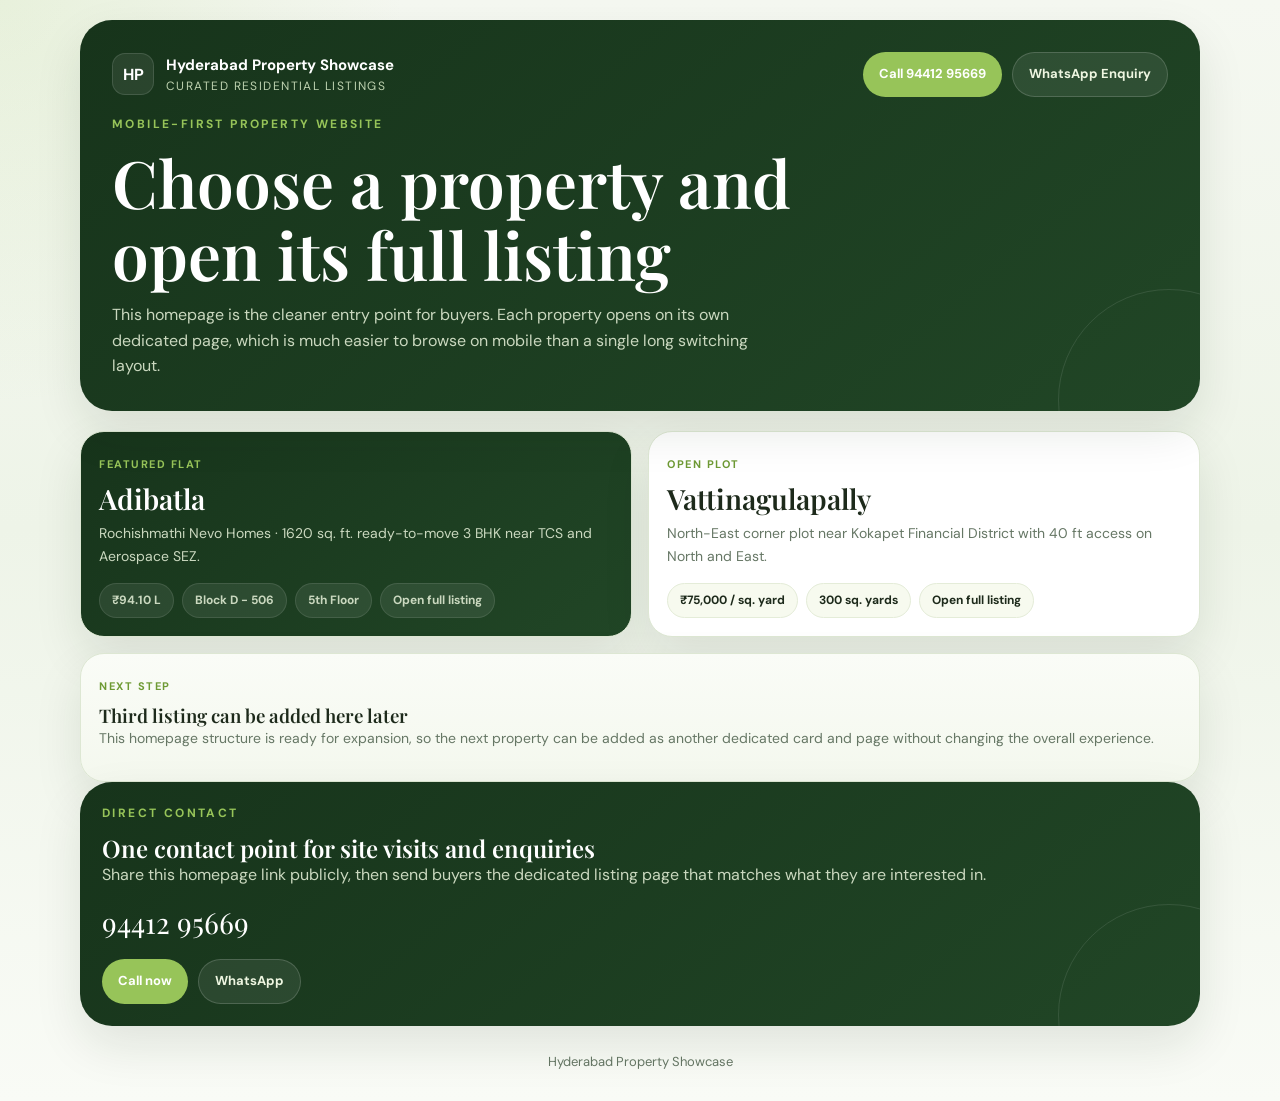
<file: index.html>
<!DOCTYPE html>
<html lang="en">
<head>
  <meta charset="UTF-8">
  <meta name="viewport" content="width=device-width, initial-scale=1.0">
  <title>Hyderabad Property Showcase</title>
  <link rel="stylesheet" href="assets/site.css">
</head>
<body>
  <div class="site">
    <header class="hero">
      <div class="hero-top">
        <div class="brand">
          <div class="brand-mark">HP</div>
          <div class="brand-copy">
            <strong>Hyderabad Property Showcase</strong>
            <span>Curated Residential Listings</span>
          </div>
        </div>
        <div class="hero-actions">
          <a class="btn" href="tel:+919441295669">Call 94412 95669</a>
          <a class="btn-ghost" href="https://wa.me/919441295669" target="_blank" rel="noreferrer">WhatsApp Enquiry</a>
        </div>
      </div>

      <div class="eyebrow">Mobile-First Property Website</div>
      <h1>Choose a property and open its full listing</h1>
      <p>This homepage is the cleaner entry point for buyers. Each property opens on its own dedicated page, which is much easier to browse on mobile than a single long switching layout.</p>
    </header>

    <section class="property-grid">
      <a class="listing-card featured" href="adibatla.html">
        <span class="card-tag">Featured Flat</span>
        <h2>Adibatla</h2>
        <p class="card-sub">Rochishmathi Nevo Homes · 1620 sq. ft. ready-to-move 3 BHK near TCS and Aerospace SEZ.</p>
        <div class="card-meta">
          <span>₹94.10 L</span>
          <span>Block D - 506</span>
          <span>5th Floor</span>
          <span>Open full listing</span>
        </div>
      </a>

      <a class="listing-card" href="vattinagulapally.html">
        <span class="card-tag">Open Plot</span>
        <h2>Vattinagulapally</h2>
        <p class="card-sub">North-East corner plot near Kokapet Financial District with 40 ft access on North and East.</p>
        <div class="card-meta">
          <span>₹75,000 / sq. yard</span>
          <span>300 sq. yards</span>
          <span>Open full listing</span>
        </div>
      </a>

      <article class="coming-card">
        <span class="card-tag">Next Step</span>
        <h3>Third listing can be added here later</h3>
        <p class="card-sub">This homepage structure is ready for expansion, so the next property can be added as another dedicated card and page without changing the overall experience.</p>
      </article>
    </section>

    <section class="contact-card">
      <div class="eyebrow">Direct Contact</div>
      <h2>One contact point for site visits and enquiries</h2>
      <p>Share this homepage link publicly, then send buyers the dedicated listing page that matches what they are interested in.</p>
      <span class="number">94412 95669</span>
      <div class="inline-actions">
        <a class="btn" href="tel:+919441295669">Call now</a>
        <a class="btn-ghost" href="https://wa.me/919441295669" target="_blank" rel="noreferrer">WhatsApp</a>
      </div>
    </section>

    <footer>Hyderabad Property Showcase</footer>
  </div>
</body>
</html>
</file>
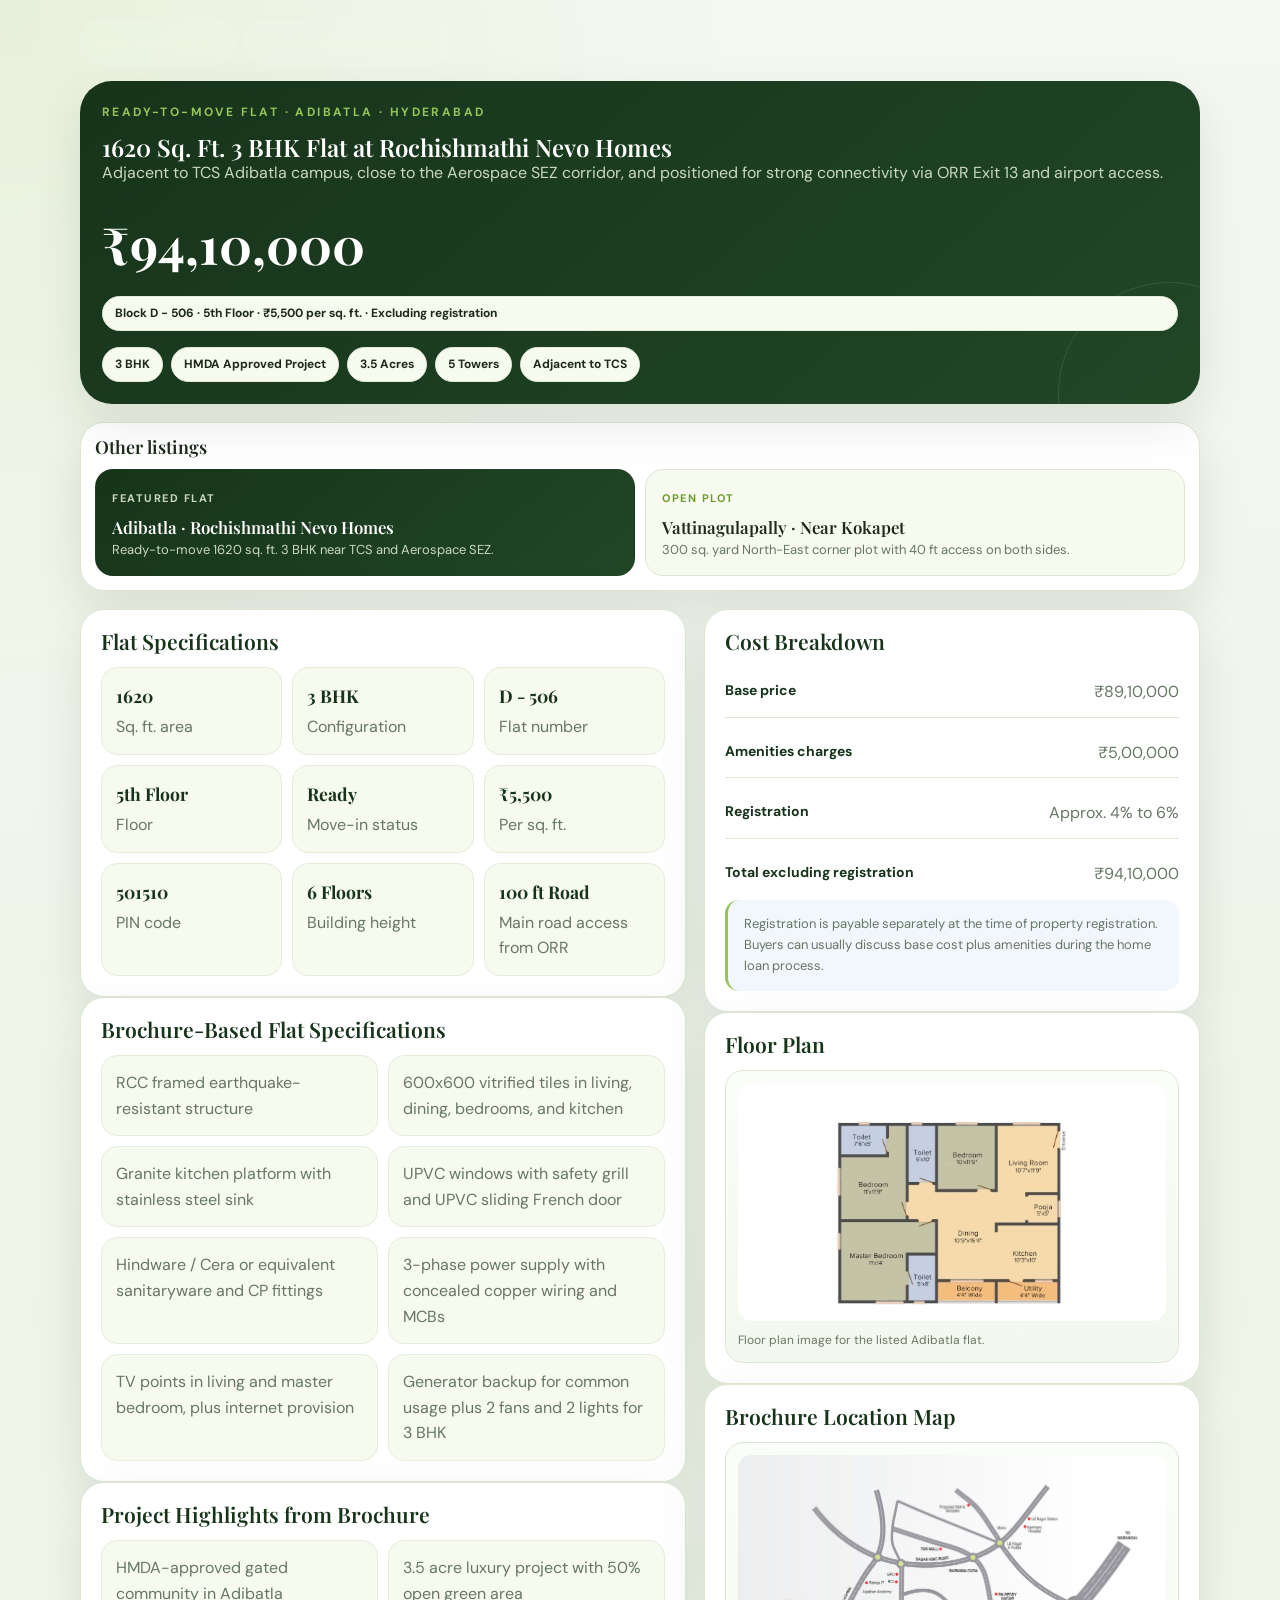
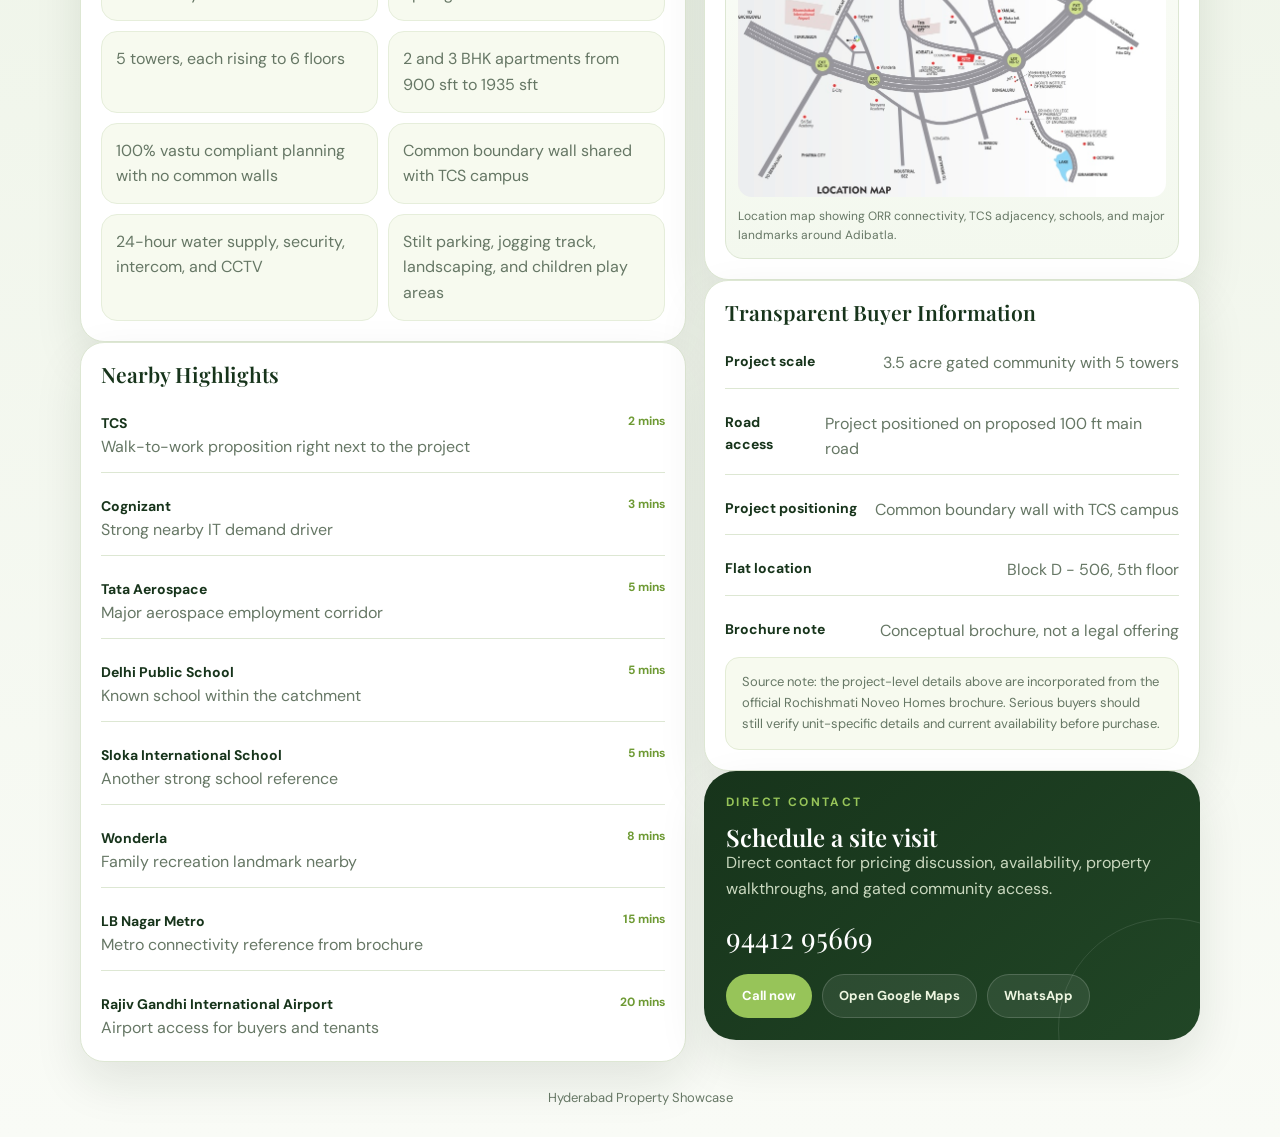
<file: adibatla.html>
<!DOCTYPE html>
<html lang="en">
<head>
  <meta charset="UTF-8">
  <meta name="viewport" content="width=device-width, initial-scale=1.0">
  <title>Adibatla Flat | Hyderabad Property Showcase</title>
  <link rel="stylesheet" href="assets/site.css">
</head>
<body>
  <div class="site">
    <div class="top-links">
      <a class="btn-ghost" href="index.html">Back to homepage</a>
      <a class="btn-ghost" href="vattinagulapally.html">View Vattinagulapally plot</a>
    </div>

    <section class="property-hero">
      <div class="eyebrow">Ready-to-Move Flat · Adibatla · Hyderabad</div>
      <h1>1620 Sq. Ft. 3 BHK Flat at Rochishmathi Nevo Homes</h1>
      <p>Adjacent to TCS Adibatla campus, close to the Aerospace SEZ corridor, and positioned for strong connectivity via ORR Exit 13 and airport access.</p>
      <div class="price-line">
        <strong>₹94,10,000</strong>
        <span class="chip">Block D - 506 · 5th Floor · ₹5,500 per sq. ft. · Excluding registration</span>
      </div>
      <div class="card-meta">
        <span>3 BHK</span>
        <span>HMDA Approved Project</span>
        <span>3.5 Acres</span>
        <span>5 Towers</span>
        <span>Adjacent to TCS</span>
      </div>
    </section>

    <nav class="switcher">
      <h3>Other listings</h3>
      <div class="switcher-grid">
        <a class="switch-link active" href="adibatla.html">
          <span class="card-tag">Featured Flat</span>
          <h3>Adibatla · Rochishmathi Nevo Homes</h3>
          <p>Ready-to-move 1620 sq. ft. 3 BHK near TCS and Aerospace SEZ.</p>
        </a>
        <a class="switch-link" href="vattinagulapally.html">
          <span class="card-tag">Open Plot</span>
          <h3>Vattinagulapally · Near Kokapet</h3>
          <p>300 sq. yard North-East corner plot with 40 ft access on both sides.</p>
        </a>
      </div>
    </nav>

    <section class="property-content">
      <div>
        <article class="panel">
          <h3>Flat Specifications</h3>
          <div class="stats-grid">
            <div class="stat"><strong>1620</strong><span>Sq. ft. area</span></div>
            <div class="stat"><strong>3 BHK</strong><span>Configuration</span></div>
            <div class="stat"><strong>D - 506</strong><span>Flat number</span></div>
            <div class="stat"><strong>5th Floor</strong><span>Floor</span></div>
            <div class="stat"><strong>Ready</strong><span>Move-in status</span></div>
            <div class="stat"><strong>₹5,500</strong><span>Per sq. ft.</span></div>
            <div class="stat"><strong>501510</strong><span>PIN code</span></div>
            <div class="stat"><strong>6 Floors</strong><span>Building height</span></div>
            <div class="stat"><strong>100 ft Road</strong><span>Main road access from ORR</span></div>
          </div>
        </article>

        <article class="panel">
          <h3>Brochure-Based Flat Specifications</h3>
          <div class="check-grid">
            <div class="check-item">RCC framed earthquake-resistant structure</div>
            <div class="check-item">600x600 vitrified tiles in living, dining, bedrooms, and kitchen</div>
            <div class="check-item">Granite kitchen platform with stainless steel sink</div>
            <div class="check-item">UPVC windows with safety grill and UPVC sliding French door</div>
            <div class="check-item">Hindware / Cera or equivalent sanitaryware and CP fittings</div>
            <div class="check-item">3-phase power supply with concealed copper wiring and MCBs</div>
            <div class="check-item">TV points in living and master bedroom, plus internet provision</div>
            <div class="check-item">Generator backup for common usage plus 2 fans and 2 lights for 3 BHK</div>
          </div>
        </article>

        <article class="panel">
          <h3>Project Highlights from Brochure</h3>
          <div class="check-grid">
            <div class="check-item">HMDA-approved gated community in Adibatla</div>
            <div class="check-item">3.5 acre luxury project with 50% open green area</div>
            <div class="check-item">5 towers, each rising to 6 floors</div>
            <div class="check-item">2 and 3 BHK apartments from 900 sft to 1935 sft</div>
            <div class="check-item">100% vastu compliant planning with no common walls</div>
            <div class="check-item">Common boundary wall shared with TCS campus</div>
            <div class="check-item">24-hour water supply, security, intercom, and CCTV</div>
            <div class="check-item">Stilt parking, jogging track, landscaping, and children play areas</div>
          </div>
        </article>

        <article class="panel">
          <h3>Nearby Highlights</h3>
          <div class="landmarks">
            <div class="landmark"><div><strong>TCS</strong><span>Walk-to-work proposition right next to the project</span></div><em>2 mins</em></div>
            <div class="landmark"><div><strong>Cognizant</strong><span>Strong nearby IT demand driver</span></div><em>3 mins</em></div>
            <div class="landmark"><div><strong>Tata Aerospace</strong><span>Major aerospace employment corridor</span></div><em>5 mins</em></div>
            <div class="landmark"><div><strong>Delhi Public School</strong><span>Known school within the catchment</span></div><em>5 mins</em></div>
            <div class="landmark"><div><strong>Sloka International School</strong><span>Another strong school reference</span></div><em>5 mins</em></div>
            <div class="landmark"><div><strong>Wonderla</strong><span>Family recreation landmark nearby</span></div><em>8 mins</em></div>
            <div class="landmark"><div><strong>LB Nagar Metro</strong><span>Metro connectivity reference from brochure</span></div><em>15 mins</em></div>
            <div class="landmark"><div><strong>Rajiv Gandhi International Airport</strong><span>Airport access for buyers and tenants</span></div><em>20 mins</em></div>
          </div>
        </article>
      </div>

      <div>
        <article class="panel">
          <h3>Cost Breakdown</h3>
          <div class="info-list">
            <div class="info-row"><strong>Base price</strong><span>₹89,10,000</span></div>
            <div class="info-row"><strong>Amenities charges</strong><span>₹5,00,000</span></div>
            <div class="info-row"><strong>Registration</strong><span>Approx. 4% to 6%</span></div>
            <div class="info-row"><strong>Total excluding registration</strong><span>₹94,10,000</span></div>
          </div>
          <div class="note">Registration is payable separately at the time of property registration. Buyers can usually discuss base cost plus amenities during the home loan process.</div>
        </article>

        <article class="panel">
          <h3>Floor Plan</h3>
          <div class="feature-photo">
            <img src="assets/adibatla-floor-plan.jpg" alt="Adibatla flat floor plan">
            <small>Floor plan image for the listed Adibatla flat.</small>
          </div>
        </article>

        <article class="panel">
          <h3>Brochure Location Map</h3>
          <div class="feature-photo">
            <img src="assets/adibatla-location-map.jpg" alt="Adibatla brochure location map">
            <small>Location map showing ORR connectivity, TCS adjacency, schools, and major landmarks around Adibatla.</small>
          </div>
        </article>

        <article class="panel">
          <h3>Transparent Buyer Information</h3>
          <div class="info-list">
            <div class="info-row"><strong>Project scale</strong><span>3.5 acre gated community with 5 towers</span></div>
            <div class="info-row"><strong>Road access</strong><span>Project positioned on proposed 100 ft main road</span></div>
            <div class="info-row"><strong>Project positioning</strong><span>Common boundary wall with TCS campus</span></div>
            <div class="info-row"><strong>Flat location</strong><span>Block D - 506, 5th floor</span></div>
            <div class="info-row"><strong>Brochure note</strong><span>Conceptual brochure, not a legal offering</span></div>
          </div>
          <div class="source-note">Source note: the project-level details above are incorporated from the official Rochishmati Noveo Homes brochure. Serious buyers should still verify unit-specific details and current availability before purchase.</div>
        </article>

        <section class="contact-card">
          <div class="eyebrow">Direct Contact</div>
          <h2>Schedule a site visit</h2>
          <p>Direct contact for pricing discussion, availability, property walkthroughs, and gated community access.</p>
          <span class="number">94412 95669</span>
          <div class="inline-actions">
            <a class="btn" href="tel:+919441295669">Call now</a>
            <a class="btn-ghost" href="https://maps.google.com/?q=Rochishmathi+Nevo+Homes+Adibatla" target="_blank" rel="noreferrer">Open Google Maps</a>
            <a class="btn-ghost" href="https://wa.me/919441295669" target="_blank" rel="noreferrer">WhatsApp</a>
          </div>
        </section>
      </div>
    </section>

    <footer>Hyderabad Property Showcase</footer>
  </div>
</body>
</html>
</file>
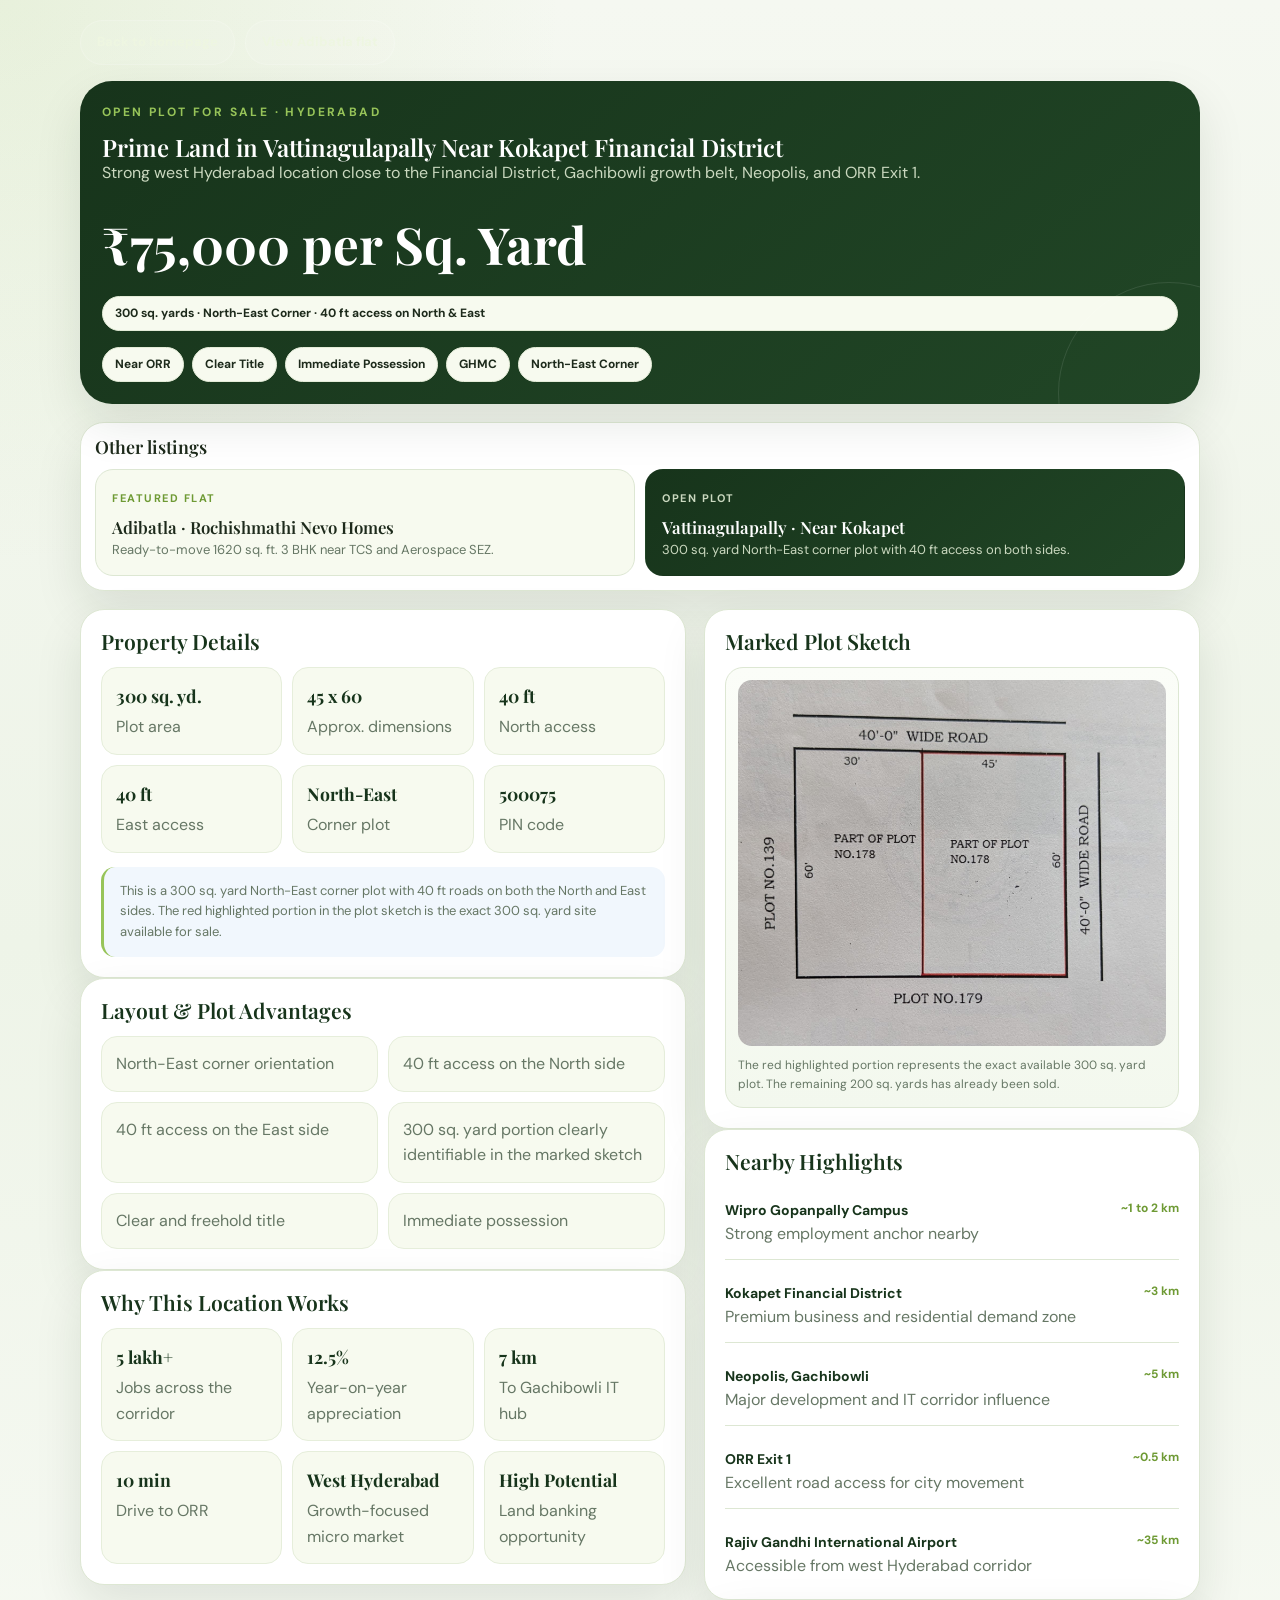
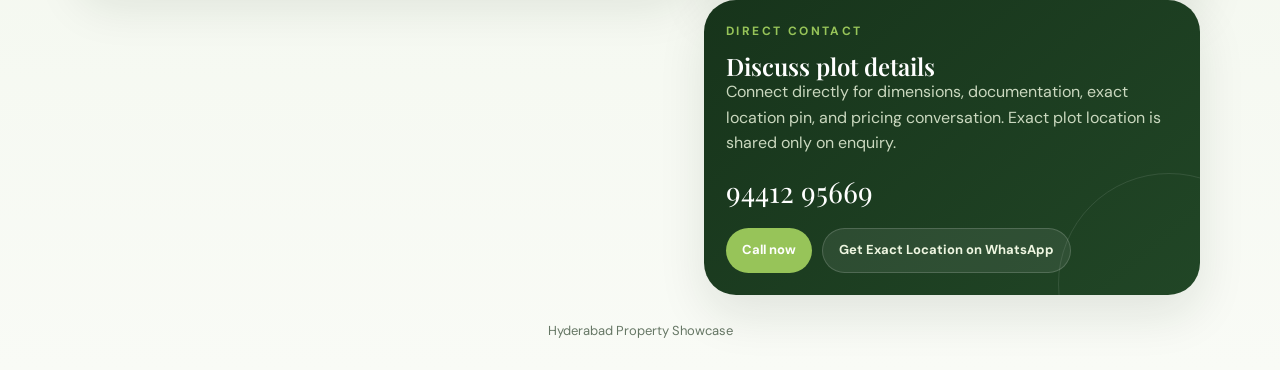
<file: vattinagulapally.html>
<!DOCTYPE html>
<html lang="en">
<head>
  <meta charset="UTF-8">
  <meta name="viewport" content="width=device-width, initial-scale=1.0">
  <title>Vattinagulapally Plot | Hyderabad Property Showcase</title>
  <link rel="stylesheet" href="assets/site.css">
</head>
<body>
  <div class="site">
    <div class="top-links">
      <a class="btn-ghost" href="index.html">Back to homepage</a>
      <a class="btn-ghost" href="adibatla.html">View Adibatla flat</a>
    </div>

    <section class="property-hero">
      <div class="eyebrow">Open Plot for Sale · Hyderabad</div>
      <h1>Prime Land in Vattinagulapally Near Kokapet Financial District</h1>
      <p>Strong west Hyderabad location close to the Financial District, Gachibowli growth belt, Neopolis, and ORR Exit 1.</p>
      <div class="price-line">
        <strong>₹75,000 per Sq. Yard</strong>
        <span class="chip">300 sq. yards · North-East Corner · 40 ft access on North & East</span>
      </div>
      <div class="card-meta">
        <span>Near ORR</span>
        <span>Clear Title</span>
        <span>Immediate Possession</span>
        <span>GHMC</span>
        <span>North-East Corner</span>
      </div>
    </section>

    <nav class="switcher">
      <h3>Other listings</h3>
      <div class="switcher-grid">
        <a class="switch-link" href="adibatla.html">
          <span class="card-tag">Featured Flat</span>
          <h3>Adibatla · Rochishmathi Nevo Homes</h3>
          <p>Ready-to-move 1620 sq. ft. 3 BHK near TCS and Aerospace SEZ.</p>
        </a>
        <a class="switch-link active" href="vattinagulapally.html">
          <span class="card-tag">Open Plot</span>
          <h3>Vattinagulapally · Near Kokapet</h3>
          <p>300 sq. yard North-East corner plot with 40 ft access on both sides.</p>
        </a>
      </div>
    </nav>

    <section class="property-content">
      <div>
        <article class="panel">
          <h3>Property Details</h3>
          <div class="stats-grid">
            <div class="stat"><strong>300 sq. yd.</strong><span>Plot area</span></div>
            <div class="stat"><strong>45 x 60</strong><span>Approx. dimensions</span></div>
            <div class="stat"><strong>40 ft</strong><span>North access</span></div>
            <div class="stat"><strong>40 ft</strong><span>East access</span></div>
            <div class="stat"><strong>North-East</strong><span>Corner plot</span></div>
            <div class="stat"><strong>500075</strong><span>PIN code</span></div>
          </div>
          <div class="note">This is a 300 sq. yard North-East corner plot with 40 ft roads on both the North and East sides. The red highlighted portion in the plot sketch is the exact 300 sq. yard site available for sale.</div>
        </article>

        <article class="panel">
          <h3>Layout & Plot Advantages</h3>
          <div class="check-grid">
            <div class="check-item">North-East corner orientation</div>
            <div class="check-item">40 ft access on the North side</div>
            <div class="check-item">40 ft access on the East side</div>
            <div class="check-item">300 sq. yard portion clearly identifiable in the marked sketch</div>
            <div class="check-item">Clear and freehold title</div>
            <div class="check-item">Immediate possession</div>
          </div>
        </article>

        <article class="panel">
          <h3>Why This Location Works</h3>
          <div class="stats-grid">
            <div class="stat"><strong>5 lakh+</strong><span>Jobs across the corridor</span></div>
            <div class="stat"><strong>12.5%</strong><span>Year-on-year appreciation</span></div>
            <div class="stat"><strong>7 km</strong><span>To Gachibowli IT hub</span></div>
            <div class="stat"><strong>10 min</strong><span>Drive to ORR</span></div>
            <div class="stat"><strong>West Hyderabad</strong><span>Growth-focused micro market</span></div>
            <div class="stat"><strong>High Potential</strong><span>Land banking opportunity</span></div>
          </div>
        </article>
      </div>

      <div>
        <article class="panel">
          <h3>Marked Plot Sketch</h3>
          <div class="feature-photo">
            <img src="assets/vattinagulapally-plot-marked.jpeg" alt="Vattinagulapally plot sketch with 300 square yard portion highlighted in red">
            <small>The red highlighted portion represents the exact available 300 sq. yard plot. The remaining 200 sq. yards has already been sold.</small>
          </div>
        </article>

        <article class="panel">
          <h3>Nearby Highlights</h3>
          <div class="landmarks">
            <div class="landmark"><div><strong>Wipro Gopanpally Campus</strong><span>Strong employment anchor nearby</span></div><em>~1 to 2 km</em></div>
            <div class="landmark"><div><strong>Kokapet Financial District</strong><span>Premium business and residential demand zone</span></div><em>~3 km</em></div>
            <div class="landmark"><div><strong>Neopolis, Gachibowli</strong><span>Major development and IT corridor influence</span></div><em>~5 km</em></div>
            <div class="landmark"><div><strong>ORR Exit 1</strong><span>Excellent road access for city movement</span></div><em>~0.5 km</em></div>
            <div class="landmark"><div><strong>Rajiv Gandhi International Airport</strong><span>Accessible from west Hyderabad corridor</span></div><em>~35 km</em></div>
          </div>
        </article>

        <section class="contact-card">
          <div class="eyebrow">Direct Contact</div>
          <h2>Discuss plot details</h2>
          <p>Connect directly for dimensions, documentation, exact location pin, and pricing conversation. Exact plot location is shared only on enquiry.</p>
          <span class="number">94412 95669</span>
          <div class="inline-actions">
            <a class="btn" href="tel:+919441295669">Call now</a>
            <a class="btn-ghost" href="https://wa.me/919441295669?text=Hi%2C%20please%20share%20the%20exact%20location%20for%20the%20Vattinagulapally%20plot." target="_blank" rel="noreferrer">Get Exact Location on WhatsApp</a>
          </div>
        </section>
      </div>
    </section>

    <footer>Hyderabad Property Showcase</footer>
  </div>
</body>
</html>
</file>
<file: assets/site.css>
@import url('https://fonts.googleapis.com/css2?family=Playfair+Display:wght@500;600;700&family=DM+Sans:wght@400;500;700&display=swap');

:root {
  --bg: #f5f8f1;
  --surface: #ffffff;
  --surface-soft: #f7faef;
  --hero: #17341b;
  --hero-2: #214626;
  --accent: #97c459;
  --accent-deep: #6e9a34;
  --ink: #1d2a1b;
  --muted: #667765;
  --line: #dde7d3;
  --shadow: 0 20px 48px rgba(18, 39, 18, 0.10);
  --radius-xl: 28px;
  --radius-lg: 22px;
  --radius-md: 16px;
  --radius-sm: 12px;
  --site-max: 1120px;
}

* {
  box-sizing: border-box;
  margin: 0;
  padding: 0;
}

html {
  scroll-behavior: smooth;
}

body {
  font-family: 'DM Sans', sans-serif;
  color: var(--ink);
  background:
    radial-gradient(circle at top left, rgba(151, 196, 89, 0.14), transparent 24%),
    linear-gradient(180deg, #f5f8f1 0%, #eef4e8 48%, #f9fbf6 100%);
  line-height: 1.6;
  padding: 12px;
}

img {
  display: block;
  max-width: 100%;
}

a {
  color: inherit;
  text-decoration: none;
}

.site {
  max-width: var(--site-max);
  margin: 0 auto;
}

.hero,
.property-hero,
.contact-card {
  background: linear-gradient(140deg, var(--hero) 0%, var(--hero-2) 100%);
  color: white;
  border-radius: 28px;
  box-shadow: var(--shadow);
  position: relative;
  overflow: hidden;
}

.hero::after,
.property-hero::after,
.contact-card::after {
  content: "";
  position: absolute;
  width: 220px;
  height: 220px;
  right: -80px;
  bottom: -100px;
  border-radius: 50%;
  border: 1px solid rgba(255, 255, 255, 0.10);
}

.hero {
  padding: 22px;
}

.hero-top,
.page-top {
  display: flex;
  align-items: center;
  justify-content: space-between;
  gap: 14px;
  flex-wrap: wrap;
  margin-bottom: 18px;
}

.brand {
  display: flex;
  align-items: center;
  gap: 12px;
}

.brand-mark {
  width: 42px;
  height: 42px;
  border-radius: 13px;
  display: grid;
  place-items: center;
  font-weight: 700;
  background: rgba(255, 255, 255, 0.08);
  border: 1px solid rgba(255, 255, 255, 0.12);
}

.brand-copy strong {
  display: block;
  font-size: 15px;
}

.brand-copy span {
  display: block;
  font-size: 12px;
  color: #bdd1af;
  letter-spacing: 0.12em;
  text-transform: uppercase;
}

.hero-actions,
.inline-actions {
  display: flex;
  gap: 10px;
  flex-wrap: wrap;
}

.btn,
.btn-ghost {
  display: inline-flex;
  align-items: center;
  justify-content: center;
  min-height: 44px;
  border-radius: 999px;
  padding: 11px 16px;
  font-size: 13px;
  font-weight: 700;
}

.btn {
  background: var(--accent);
  color: white;
}

.btn-ghost {
  color: #eef6e1;
  border: 1px solid rgba(255, 255, 255, 0.16);
  background: rgba(255, 255, 255, 0.08);
}

.eyebrow {
  color: var(--accent);
  font-size: 12px;
  letter-spacing: 0.2em;
  text-transform: uppercase;
  margin-bottom: 12px;
  font-weight: 700;
}

h1,
h2,
h3 {
  font-family: 'Playfair Display', serif;
  font-weight: 600;
  line-height: 1.1;
}

.hero h1 {
  font-size: clamp(2.1rem, 6vw, 4.1rem);
  margin-bottom: 12px;
  max-width: 700px;
}

.hero p,
.property-hero p,
.contact-card p {
  color: #cad8bf;
}

.hero p {
  max-width: 660px;
}

.property-grid {
  display: grid;
  gap: 16px;
  margin-top: 20px;
}

.listing-card,
.coming-card,
.panel,
.switcher,
.nav-card {
  background: var(--surface);
  border: 1px solid var(--line);
  border-radius: 24px;
  box-shadow: var(--shadow);
}

.listing-card {
  padding: 18px;
}

.listing-card.featured {
  background: linear-gradient(140deg, var(--hero) 0%, var(--hero-2) 100%);
  color: white;
}

.listing-card.featured p,
.listing-card.featured .card-sub,
.listing-card.featured .card-meta span {
  color: #cad8bf;
}

.card-tag {
  display: inline-flex;
  margin-bottom: 10px;
  font-size: 11px;
  letter-spacing: 0.14em;
  text-transform: uppercase;
  font-weight: 700;
  color: var(--accent-deep);
}

.listing-card.featured .card-tag {
  color: var(--accent);
}

.listing-card h2,
.listing-card h3 {
  font-size: 1.75rem;
  margin-bottom: 8px;
}

.card-sub {
  color: var(--muted);
  margin-bottom: 14px;
  font-size: 14px;
}

.card-meta {
  display: flex;
  flex-wrap: wrap;
  gap: 8px;
  margin-top: 16px;
}

.card-meta span,
.chip {
  display: inline-flex;
  align-items: center;
  border-radius: 999px;
  padding: 7px 12px;
  font-size: 12px;
  font-weight: 700;
  background: var(--surface-soft);
  border: 1px solid #e4ecd8;
  color: var(--ink);
}

.listing-card.featured .card-meta span {
  background: rgba(255, 255, 255, 0.08);
  border-color: rgba(255, 255, 255, 0.10);
}

.coming-card {
  padding: 18px;
  background: linear-gradient(180deg, #fafcf7 0%, #f4f8ee 100%);
}

.switcher {
  padding: 14px;
  margin: 18px 0;
}

.switcher h3 {
  font-size: 1.12rem;
  margin-bottom: 12px;
}

.switcher-grid {
  display: grid;
  gap: 10px;
}

.switch-link {
  display: block;
  padding: 14px 16px;
  border-radius: 18px;
  border: 1px solid var(--line);
  background: var(--surface-soft);
}

.switch-link.active {
  background: linear-gradient(140deg, var(--hero) 0%, var(--hero-2) 100%);
  border-color: transparent;
  color: white;
}

.switch-link.active p,
.switch-link.active .card-tag {
  color: #cad8bf;
}

.switch-link h3 {
  font-size: 1.05rem;
  margin-bottom: 4px;
}

.switch-link p {
  font-size: 13px;
  color: var(--muted);
}

.property-hero {
  padding: 22px;
  margin-bottom: 18px;
}

.price-line {
  display: flex;
  flex-direction: column;
  gap: 10px;
  margin: 18px 0 14px;
}

.price-line strong {
  font-family: 'Playfair Display', serif;
  font-size: clamp(2rem, 5vw, 3.2rem);
}

.property-content {
  display: grid;
  gap: 18px;
}

.panel {
  padding: 20px;
}

.panel h3 {
  font-size: 1.32rem;
  color: var(--hero);
  margin-bottom: 14px;
}

.stats-grid,
.check-grid {
  display: grid;
  gap: 10px;
}

.stats-grid {
  grid-template-columns: 1fr;
}

.stat,
.check-item {
  padding: 14px;
  border-radius: 16px;
  background: var(--surface-soft);
  border: 1px solid #e6eedb;
}

.stat strong {
  display: block;
  font-family: 'Playfair Display', serif;
  color: var(--hero);
  font-size: 1.1rem;
  margin-bottom: 4px;
}

.stat span,
.check-item,
.feature-photo small,
.note,
.source-note,
.landmark span,
.info-row span {
  color: var(--muted);
}

.feature-photo {
  overflow: hidden;
  border-radius: 18px;
  border: 1px solid var(--line);
  background: linear-gradient(180deg, #fbfdf8 0%, #f3f8ee 100%);
  padding: 12px;
}

.feature-photo img {
  border-radius: 14px;
}

.feature-photo small {
  display: block;
  margin-top: 10px;
  font-size: 12px;
}

.note,
.source-note {
  margin-top: 14px;
  padding: 14px 16px;
  border-radius: 14px;
  background: #f1f7fd;
  border-left: 3px solid var(--accent);
  font-size: 13px;
}

.source-note {
  background: #f7faef;
  border: 1px solid #e3ecd5;
  border-left-width: 1px;
}

.landmarks,
.info-list {
  display: grid;
  gap: 10px;
}

.landmark,
.info-row {
  display: flex;
  justify-content: space-between;
  gap: 14px;
  padding: 12px 0;
  border-bottom: 1px solid var(--line);
}

.landmark:last-child,
.info-row:last-child {
  border-bottom: none;
  padding-bottom: 0;
}

.landmark strong,
.info-row strong {
  display: block;
  color: var(--hero);
  font-size: 14px;
}

.landmark em {
  font-style: normal;
  white-space: nowrap;
  color: var(--accent-deep);
  font-weight: 700;
  font-size: 12px;
}

.contact-card {
  padding: 22px;
}

.contact-card .number {
  display: block;
  font-family: 'Playfair Display', serif;
  font-size: 1.8rem;
  margin: 12px 0 14px;
}

.top-links {
  display: flex;
  gap: 10px;
  flex-wrap: wrap;
  margin-bottom: 16px;
}

.top-links a {
  min-height: 42px;
}

footer {
  text-align: center;
  color: var(--muted);
  font-size: 13px;
  padding: 26px 8px 8px;
}

@media (min-width: 760px) {
  body {
    padding: 20px;
  }

  .hero,
  .property-hero,
  .contact-card {
    border-radius: 32px;
  }

  .hero {
    padding: 32px;
  }

  .property-grid {
    grid-template-columns: 1fr 1fr;
  }

  .property-grid .coming-card {
    grid-column: span 2;
  }

  .switcher-grid {
    grid-template-columns: 1fr 1fr;
  }

  .property-content {
    grid-template-columns: 1.1fr 0.9fr;
    align-items: start;
  }

  .stats-grid {
    grid-template-columns: repeat(3, minmax(0, 1fr));
  }

  .check-grid {
    grid-template-columns: repeat(2, minmax(0, 1fr));
  }
}
</file>
